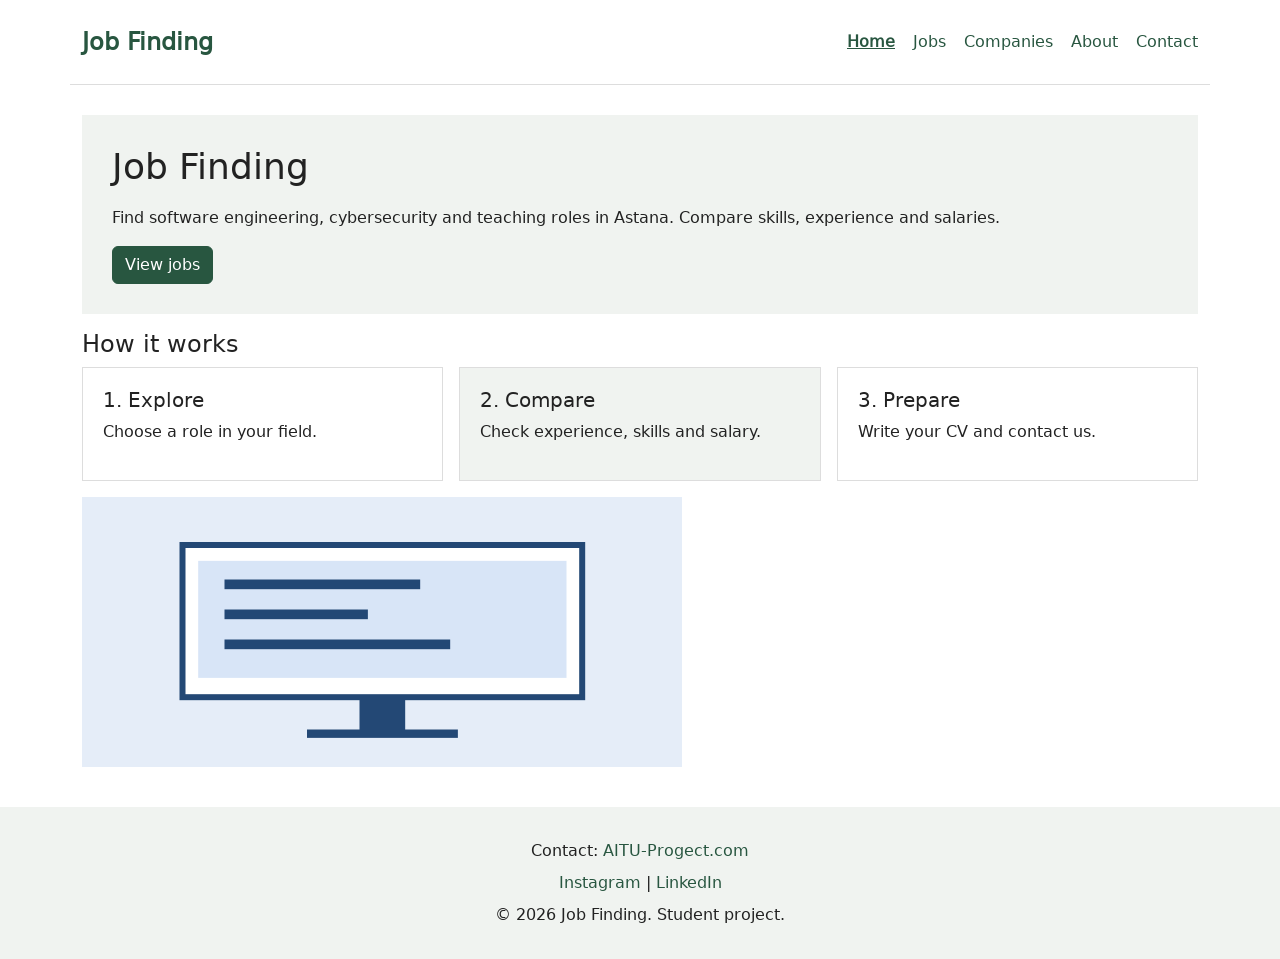
<file: index.html>
<!DOCTYPE html>
<html lang="en">
<head>
    <meta charset="UTF-8">
    <meta name="viewport" content="width=device-width, initial-scale=1.0">
    <title>Home - Job Finding</title>
    <link rel="stylesheet" href="css/bootstrap.min.css">
    <link rel="stylesheet" href="css/style.css">
</head>
<body>
    <header class="container">
        <a class="logo" href="index.html">Job Finding</a>
        <nav>
                <a class="active" href="index.html">Home</a>
                <a href="jobs.html">Jobs</a>
                <a href="companies.html">Companies</a>
                <a href="about.html">About</a>
                <a href="contact.html">Contact</a>
        </nav>
    </header>
    <main class="container">
        <div id="intro">
            <h1>Job Finding</h1>
            <p>Find software engineering, cybersecurity and teaching roles in Astana. Compare skills, experience and salaries.</p>
            <a class="btn btn-primary" href="jobs.html">View jobs</a>
        </div>
        <h2 class="mt-3">How it works</h2>
        <div class="steps">
            <div class="box"><h3>1. Explore</h3><p>Choose a role in your field.</p></div>
            <div class="box"><h3>2. Compare</h3><p>Check experience, skills and salary.</p></div>
            <div class="box"><h3>3. Prepare</h3><p>Write your CV and contact us.</p></div>
        </div>
        <img class="work mt-3" src="images/work.png" alt="Computer on a desk" loading="lazy">
    </main>
    <footer class="text-center p-4">
        <p>Contact: <a href="mailto:AITU-Progect.com">AITU-Progect.com</a></p>
        <a href="https://www.instagram.com/">Instagram</a> | <a href="https://www.linkedin.com/">LinkedIn</a>
        <p>© 2026 Job Finding. Student project.</p>
    </footer>
</body>
</html>
</file>
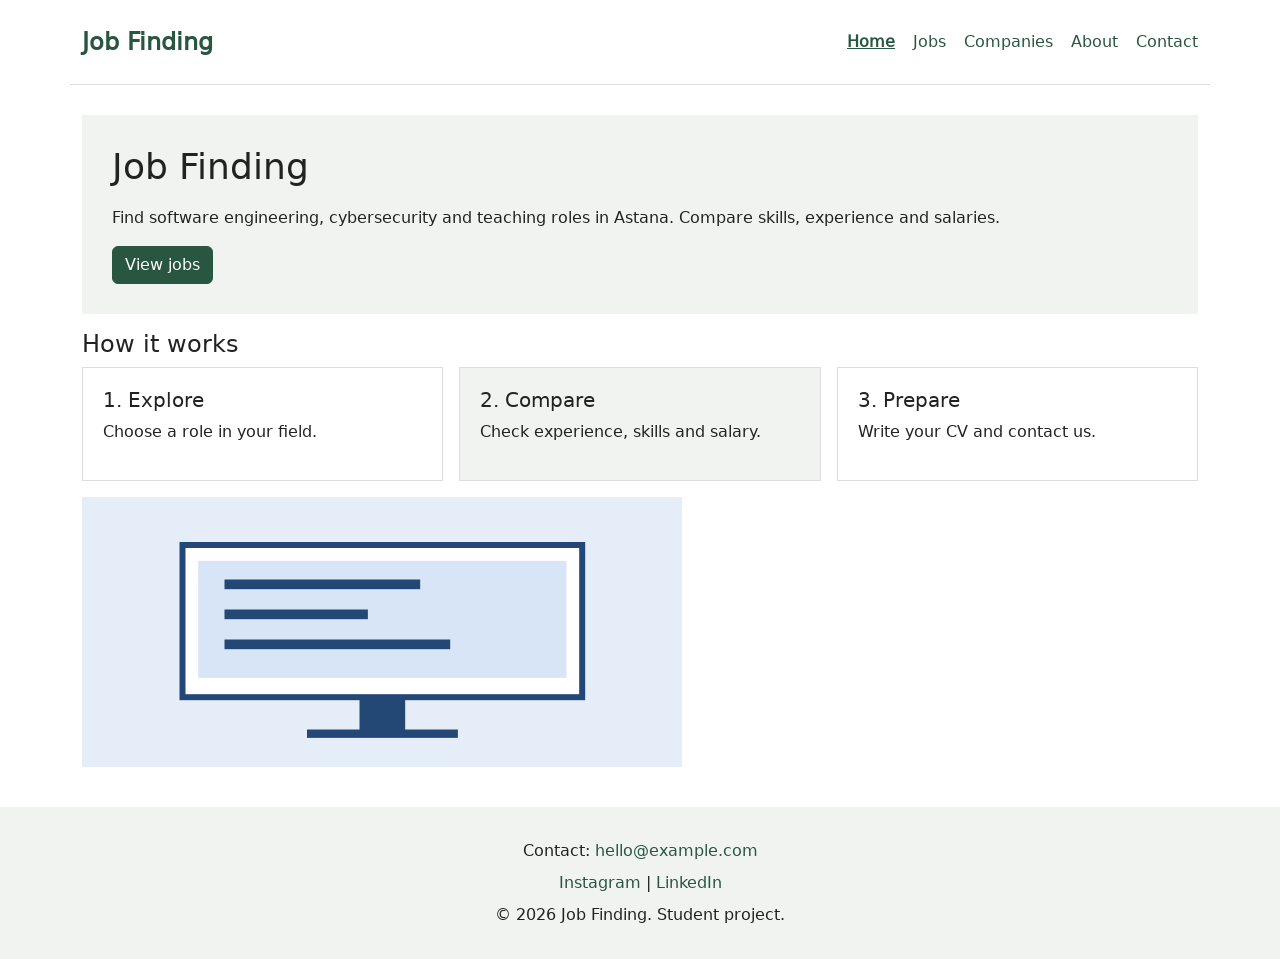
<file: Job_Finding/index.html>
<!DOCTYPE html>
<html lang="en">
<head>
    <meta charset="UTF-8">
    <meta name="viewport" content="width=device-width, initial-scale=1.0">
    <title>Home - Job Finding</title>
    <link rel="stylesheet" href="css/bootstrap.min.css">
    <link rel="stylesheet" href="css/style.css">
</head>
<body>
    <header class="container">
        <a class="logo" href="index.html">Job Finding</a>
        <nav>
                <a class="active" href="index.html">Home</a>
                <a href="jobs.html">Jobs</a>
                <a href="companies.html">Companies</a>
                <a href="about.html">About</a>
                <a href="contact.html">Contact</a>
        </nav>
    </header>
    <main class="container">
        <div id="intro">
            <h1>Job Finding</h1>
            <p>Find software engineering, cybersecurity and teaching roles in Astana. Compare skills, experience and salaries.</p>
            <a class="btn btn-primary" href="jobs.html">View jobs</a>
        </div>
        <h2 class="mt-3">How it works</h2>
        <div class="steps">
            <div class="box"><h3>1. Explore</h3><p>Choose a role in your field.</p></div>
            <div class="box"><h3>2. Compare</h3><p>Check experience, skills and salary.</p></div>
            <div class="box"><h3>3. Prepare</h3><p>Write your CV and contact us.</p></div>
        </div>
        <img class="work mt-3" src="images/work.png" alt="Computer on a desk" loading="lazy">
    </main>
    <footer class="text-center p-4">
        <p>Contact: <a href="mailto:hello@example.com">hello@example.com</a></p>
        <a href="https://www.instagram.com/">Instagram</a> | <a href="https://www.linkedin.com/">LinkedIn</a>
        <p>© 2026 Job Finding. Student project.</p>
    </footer>
</body>
</html>
</file>
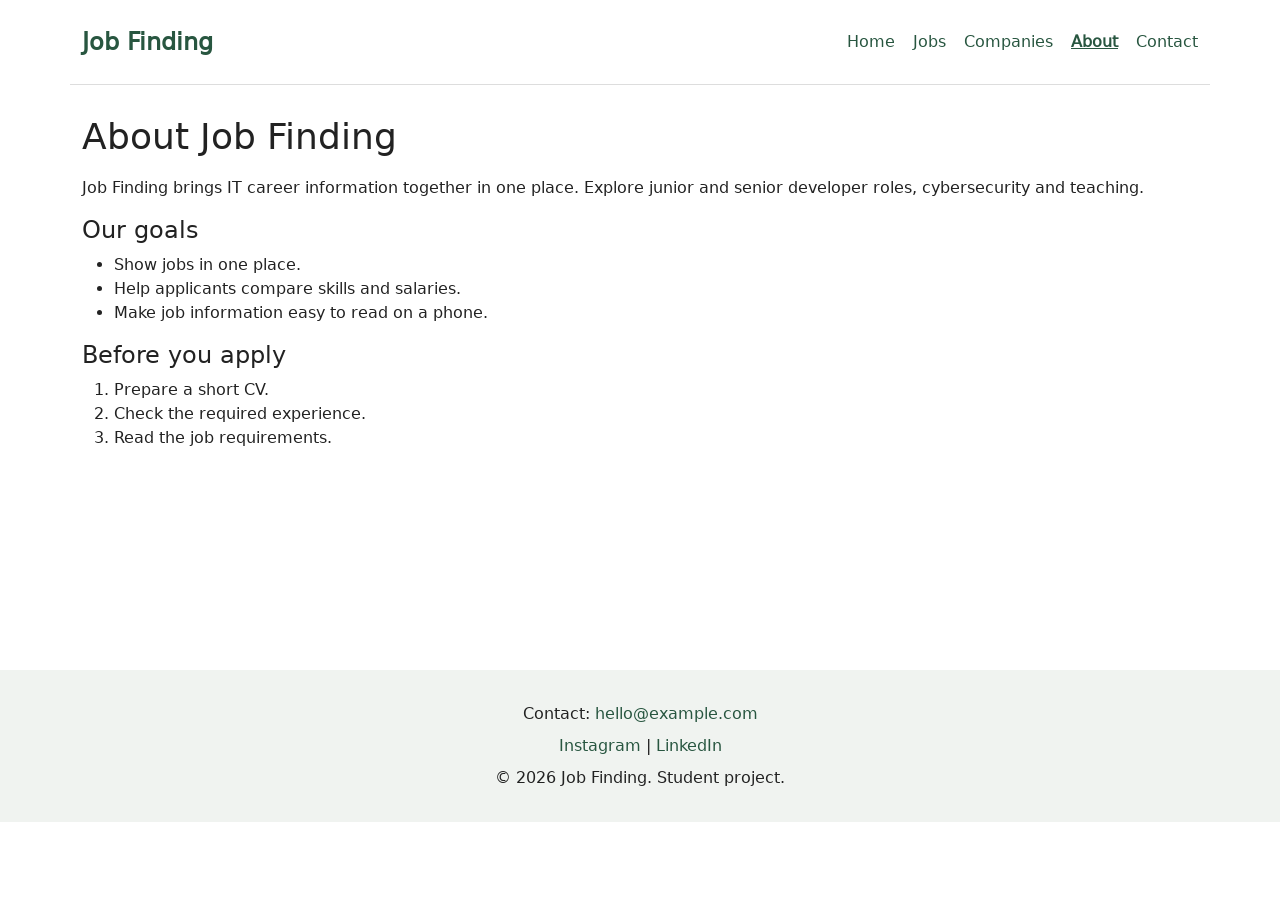
<file: about.html>
<!DOCTYPE html>
<html lang="en">
<head>
    <meta charset="UTF-8">
    <meta name="viewport" content="width=device-width, initial-scale=1.0">
    <title>About - Job Finding</title>
    <link rel="stylesheet" href="css/bootstrap.min.css">
    <link rel="stylesheet" href="css/style.css">
</head>
<body>
    <header class="container">
        <a class="logo" href="index.html">Job Finding</a>
        <nav>
                <a href="index.html">Home</a>
                <a href="jobs.html">Jobs</a>
                <a href="companies.html">Companies</a>
                <a class="active" href="about.html">About</a>
                <a href="contact.html">Contact</a>
        </nav>
    </header>
    <main class="container">
        <h1>About Job Finding</h1>
        <p>Job Finding brings IT career information together in one place. Explore junior and senior developer roles, cybersecurity and teaching.</p>
        <h2>Our goals</h2>
        <ul>
            <li>Show jobs in one place.</li>
            <li>Help applicants compare skills and salaries.</li>
            <li>Make job information easy to read on a phone.</li>
        </ul>
        <h2>Before you apply</h2>
        <ol>
            <li>Prepare a short CV.</li>
            <li>Check the required experience.</li>
            <li>Read the job requirements.</li>
        </ol>
    </main>
    <footer class="text-center p-4">
        <p>Contact: <a href="mailto:hello@example.com">hello@example.com</a></p>
        <a href="https://www.instagram.com/">Instagram</a> | <a href="https://www.linkedin.com/">LinkedIn</a>
        <p>© 2026 Job Finding. Student project.</p>
    </footer>
</body>
</html>
</file>
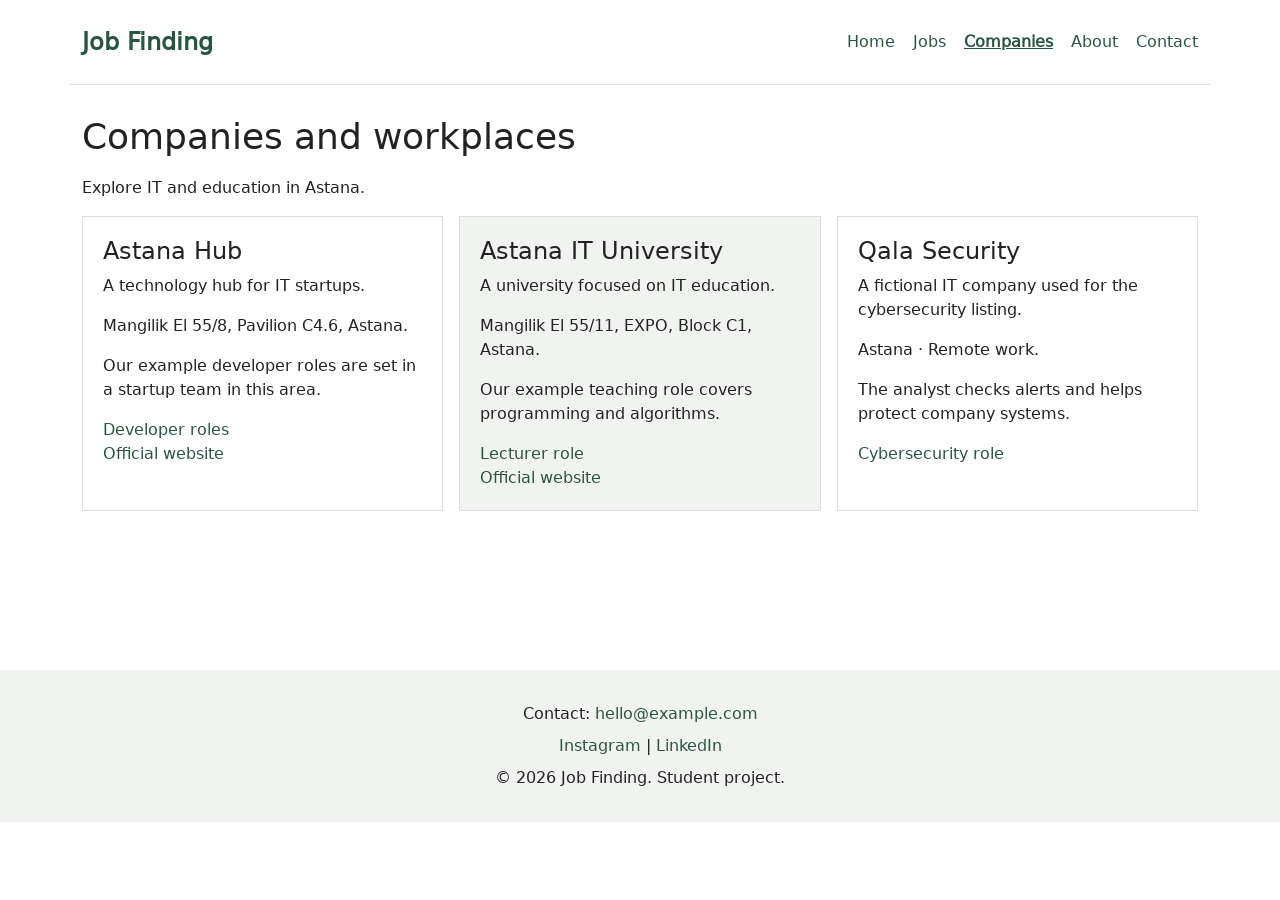
<file: companies.html>
<!DOCTYPE html>
<html lang="en">
<head>
    <meta charset="UTF-8">
    <meta name="viewport" content="width=device-width, initial-scale=1.0">
    <title>Companies - Job Finding</title>
    <link rel="stylesheet" href="css/bootstrap.min.css">
    <link rel="stylesheet" href="css/style.css">
</head>
<body>
    <header class="container">
        <a class="logo" href="index.html">Job Finding</a>
        <nav>
                <a href="index.html">Home</a>
                <a href="jobs.html">Jobs</a>
                <a class="active" href="companies.html">Companies</a>
                <a href="about.html">About</a>
                <a href="contact.html">Contact</a>
        </nav>
    </header>
    <main class="container">
        <h1>Companies and workplaces</h1>
        <p>Explore IT and education in Astana.</p>
        <div class="steps">
            <div class="box">
                <h2>Astana Hub</h2>
                <p>A technology hub for IT startups.</p>
                <p>Mangilik El 55/8, Pavilion C4.6, Astana.</p>
                <p>Our example developer roles are set in a startup team in this area.</p>
                <a href="jobs.html#junior">Developer roles</a><br>
                <a href="https://astanahub.com/">Official website</a>
            </div>
            <div class="box">
                <h2>Astana IT University</h2>
                <p>A university focused on IT education.</p>
                <p>Mangilik El 55/11, EXPO, Block C1, Astana.</p>
                <p>Our example teaching role covers programming and algorithms.</p>
                <a href="jobs.html#lecturer">Lecturer role</a><br>
                <a href="https://astanait.edu.kz/en/">Official website</a>
            </div>
            <div class="box">
                <h2>Qala Security</h2>
                <p>A fictional IT company used for the cybersecurity listing.</p>
                <p>Astana · Remote work.</p>
                <p>The analyst checks alerts and helps protect company systems.</p>
                <a href="jobs.html#security">Cybersecurity role</a>
            </div>
        </div>
    </main>
    <footer class="text-center p-4">
        <p>Contact: <a href="mailto:hello@example.com">hello@example.com</a></p>
        <a href="https://www.instagram.com/">Instagram</a> | <a href="https://www.linkedin.com/">LinkedIn</a>
        <p>© 2026 Job Finding. Student project.</p>
    </footer>
</body>
</html>
</file>
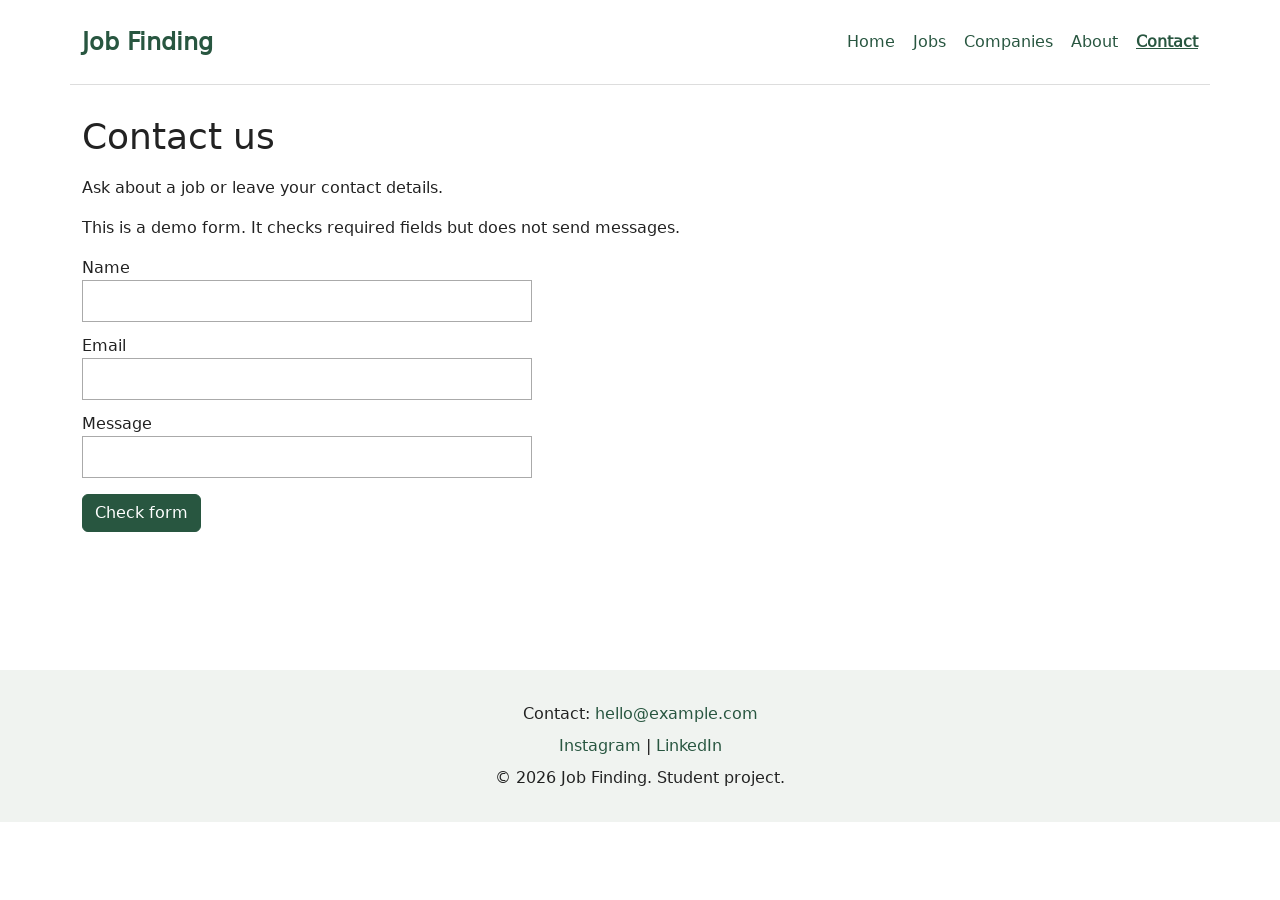
<file: contact.html>
<!DOCTYPE html>
<html lang="en">
<head>
    <meta charset="UTF-8">
    <meta name="viewport" content="width=device-width, initial-scale=1.0">
    <title>Contact - Job Finding</title>
    <link rel="stylesheet" href="css/bootstrap.min.css">
    <link rel="stylesheet" href="css/style.css">
</head>
<body>
    <header class="container">
        <a class="logo" href="index.html">Job Finding</a>
        <nav>
                <a href="index.html">Home</a>
                <a href="jobs.html">Jobs</a>
                <a href="companies.html">Companies</a>
                <a href="about.html">About</a>
                <a class="active" href="contact.html">Contact</a>
        </nav>
    </header>
    <main class="container">
        <h1>Contact us</h1>
        <p>Ask about a job or leave your contact details.</p>
        <p>This is a demo form. It checks required fields but does not send messages.</p>
        <form action="contact.html" method="get">
            <label for="name">Name</label>
            <input id="name" name="name" type="text" required>
            <label for="email">Email</label>
            <input id="email" name="email" type="email" required>
            <label for="message">Message</label>
            <input id="message" name="message" type="text" required>
            <button class="btn btn-primary mt-3" type="submit">Check form</button>
        </form>
    </main>
    <footer class="text-center p-4">
        <p>Contact: <a href="mailto:hello@example.com">hello@example.com</a></p>
        <a href="https://www.instagram.com/">Instagram</a> | <a href="https://www.linkedin.com/">LinkedIn</a>
        <p>© 2026 Job Finding. Student project.</p>
    </footer>
</body>
</html>
</file>
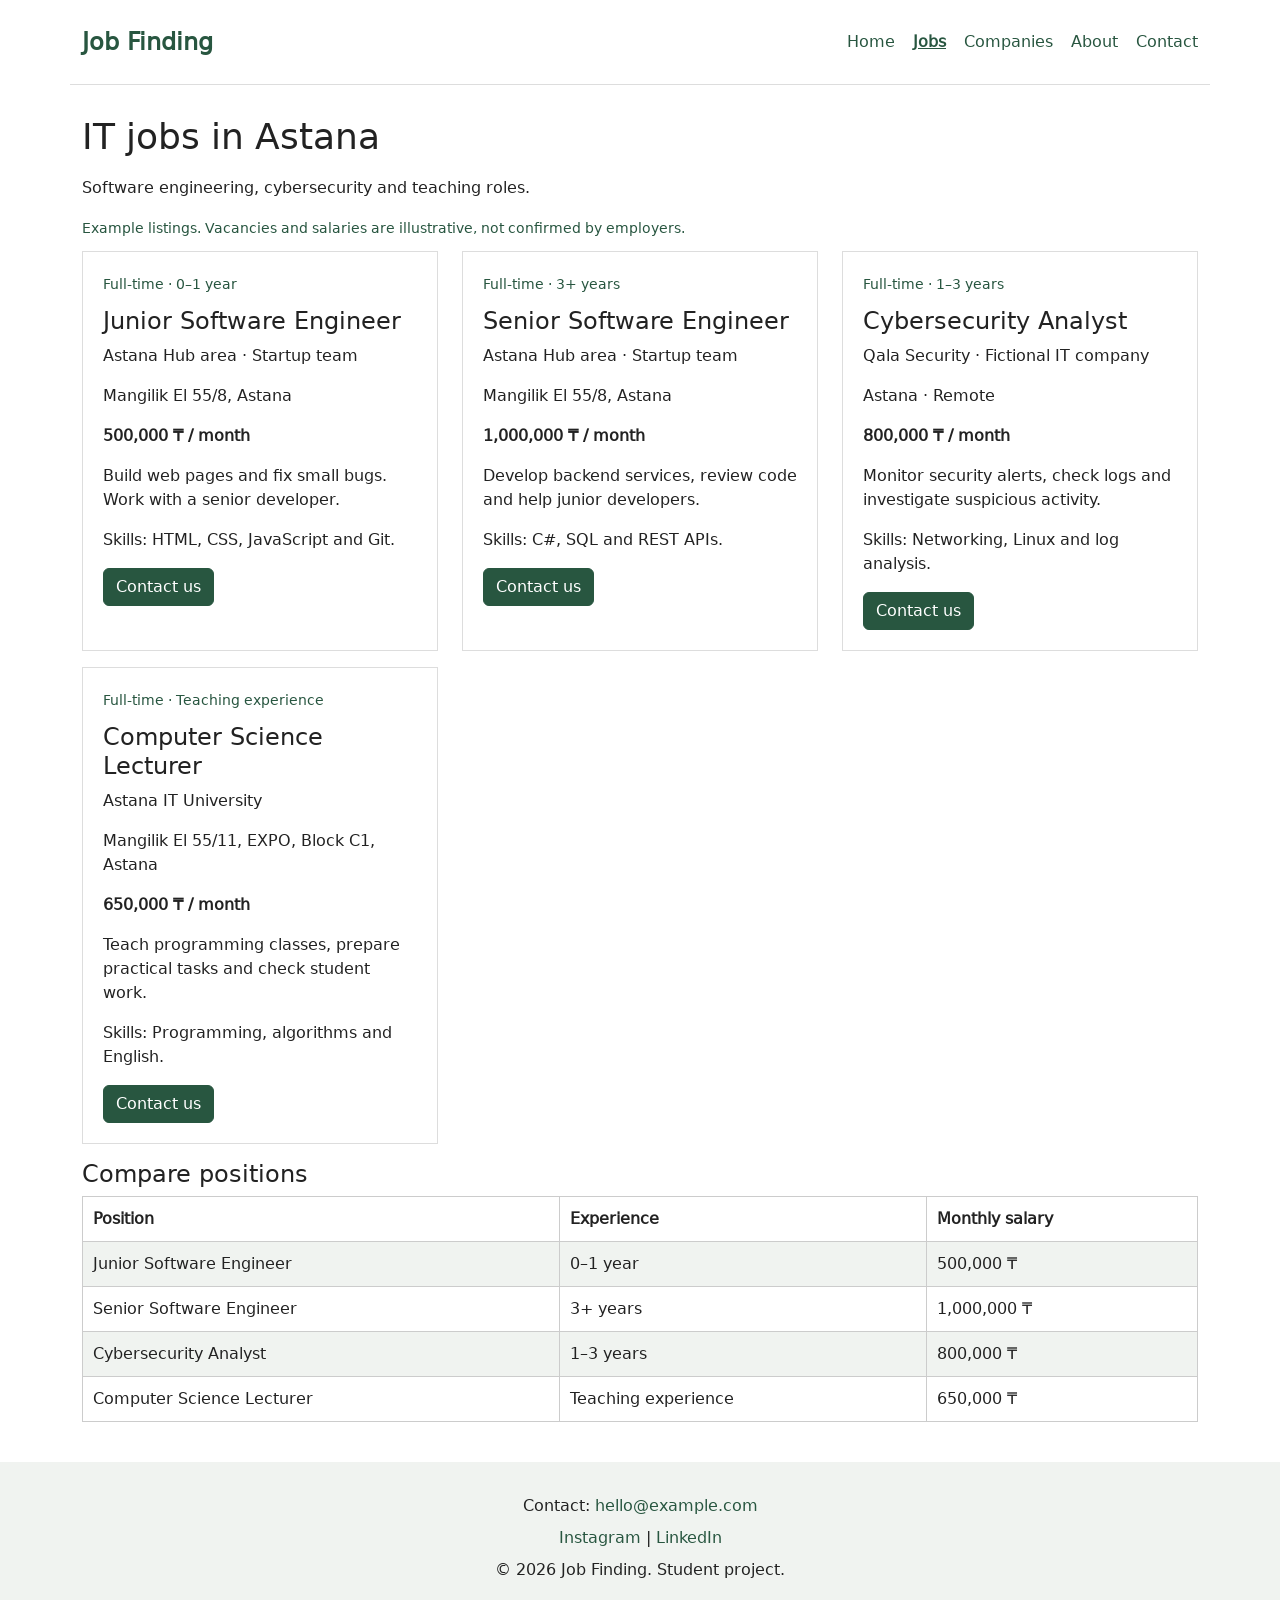
<file: jobs.html>
<!DOCTYPE html>
<html lang="en">
<head>
    <meta charset="UTF-8">
    <meta name="viewport" content="width=device-width, initial-scale=1.0">
    <title>Jobs - Job Finding</title>
    <link rel="stylesheet" href="css/bootstrap.min.css">
    <link rel="stylesheet" href="css/style.css">
</head>
<body>
    <header class="container">
        <a class="logo" href="index.html">Job Finding</a>
        <nav>
                <a href="index.html">Home</a>
                <a class="active" href="jobs.html">Jobs</a>
                <a href="companies.html">Companies</a>
                <a href="about.html">About</a>
                <a href="contact.html">Contact</a>
        </nav>
    </header>
    <main class="container">
        <h1>IT jobs in Astana</h1>
        <p>Software engineering, cybersecurity and teaching roles.</p>
        <p class="tag">Example listings. Vacancies and salaries are illustrative, not confirmed by employers.</p>
        <div class="row">
            <div class="col-12 col-md-6 col-lg-4 mb-3">
                <div class="box" id="junior">
                    <span class="tag">Full-time · 0–1 year</span>
                    <h2>Junior Software Engineer</h2>
                    <p>Astana Hub area · Startup team</p>
                    <p>Mangilik El 55/8, Astana</p>
                    <p><b>500,000 ₸ / month</b></p>
                    <p>Build web pages and fix small bugs. Work with a senior developer.</p>
                    <p>Skills: HTML, CSS, JavaScript and Git.</p>
                    <a class="btn btn-primary" href="contact.html">Contact us</a>
                </div>
            </div>
            <div class="col-12 col-md-6 col-lg-4 mb-3">
                <div class="box" id="senior">
                    <span class="tag">Full-time · 3+ years</span>
                    <h2>Senior Software Engineer</h2>
                    <p>Astana Hub area · Startup team</p>
                    <p>Mangilik El 55/8, Astana</p>
                    <p><b>1,000,000 ₸ / month</b></p>
                    <p>Develop backend services, review code and help junior developers.</p>
                    <p>Skills: C#, SQL and REST APIs.</p>
                    <a class="btn btn-primary" href="contact.html">Contact us</a>
                </div>
            </div>
            <div class="col-12 col-md-6 col-lg-4 mb-3">
                <div class="box" id="security">
                    <span class="tag">Full-time · 1–3 years</span>
                    <h2>Cybersecurity Analyst</h2>
                    <p>Qala Security · Fictional IT company</p>
                    <p>Astana · Remote</p>
                    <p><b>800,000 ₸ / month</b></p>
                    <p>Monitor security alerts, check logs and investigate suspicious activity.</p>
                    <p>Skills: Networking, Linux and log analysis.</p>
                    <a class="btn btn-primary" href="contact.html">Contact us</a>
                </div>
            </div>
            <div class="col-12 col-md-6 col-lg-4 mb-3">
                <div class="box" id="lecturer">
                    <span class="tag">Full-time · Teaching experience</span>
                    <h2>Computer Science Lecturer</h2>
                    <p>Astana IT University</p>
                    <p>Mangilik El 55/11, EXPO, Block C1, Astana</p>
                    <p><b>650,000 ₸ / month</b></p>
                    <p>Teach programming classes, prepare practical tasks and check student work.</p>
                    <p>Skills: Programming, algorithms and English.</p>
                    <a class="btn btn-primary" href="contact.html">Contact us</a>
                </div>
            </div>
        </div>
        <h2>Compare positions</h2>
        <table>
            <tr><th>Position</th><th>Experience</th><th>Monthly salary</th></tr>
            <tr><td>Junior Software Engineer</td><td>0–1 year</td><td>500,000 ₸</td></tr>
            <tr><td>Senior Software Engineer</td><td>3+ years</td><td>1,000,000 ₸</td></tr>
            <tr><td>Cybersecurity Analyst</td><td>1–3 years</td><td>800,000 ₸</td></tr>
            <tr><td>Computer Science Lecturer</td><td>Teaching experience</td><td>650,000 ₸</td></tr>
        </table>
    </main>
    <footer class="text-center p-4">
        <p>Contact: <a href="mailto:hello@example.com">hello@example.com</a></p>
        <a href="https://www.instagram.com/">Instagram</a> | <a href="https://www.linkedin.com/">LinkedIn</a>
        <p>© 2026 Job Finding. Student project.</p>
    </footer>
</body>
</html>
</file>
<file: css/style.css>
@font-face {
    font-family: JobFont;
    src: url("../fonts/font.ttf");
}
:root {
    --blue: #285640;
    --light: #f0f3f0;
    --text: #222;
}
body {
    font-family: JobFont, Arial, sans-serif;
    color: var(--text);
    background: #fff;
}
header {
    display: flex;
    justify-content: space-between;
    align-items: center;
    padding: 24px 12px;
    border-bottom: 1px solid #ddd;
}
.logo {
    font-size: 24px;
    font-weight: bold;
}
a {
    color: var(--blue);
    text-decoration: none;
}
nav {
    display: flex;
    gap: 18px;
    flex-wrap: wrap;
}
a:hover, a:focus {
    text-decoration: underline;
}
.active {
    font-weight: bold;
    text-decoration: underline;
}
main {
    padding-top: 30px;
    padding-bottom: 40px;
    min-height: 65vh;
}
h1 {
    font-size: 36px;
    margin-bottom: 18px;
}
h2 {
    font-size: 24px;
}
h3 {
    font-size: 20px;
}
#intro {
    position: relative;
    background: var(--light);
    padding: 30px;
}
.tag {
    display: inline-block;
    color: var(--blue);
    margin-bottom: 12px;
    font-size: 14px;
}
.steps {
    display: grid;
    grid-template-columns: repeat(3, 1fr);
    gap: 16px;
}
.box {
    border: 1px solid #ddd;
    padding: 20px;
    height: 100%;
}
.steps .box:nth-child(2) {
    background: var(--light);
}
.btn-primary {
    background: var(--blue);
    border-color: var(--blue);
}
.btn-primary:hover, .btn-primary:focus {
    background: #1c3c2d;
}
.work {
    width: 100%;
    max-width: 600px;
}
table {
    width: 100%;
    border-collapse: collapse;
}
th, td {
    border: 1px solid #ccc;
    padding: 10px;
}
tr:nth-child(even) {
    background: var(--light);
}
form {
    max-width: 450px;
}
label {
    display: block;
    margin-top: 12px;
}
input {
    width: 100%;
    padding: 8px;
    border: 1px solid #aaa;
}
input:focus {
    outline: 2px solid var(--blue);
}
footer {
    background: var(--light);
}
footer p {
    margin: 8px 0;
}
@media (max-width: 992px) {
    .steps {
        grid-template-columns: repeat(2, 1fr);
    }
    h1 {
        font-size: 30px;
    }
    nav {
        gap: 12px;
    }
}
@media (max-width: 576px) {
    header {
        flex-direction: column;
        gap: 15px;
    }
    nav {
        justify-content: center;
    }
    .steps {
        grid-template-columns: 1fr;
    }
    h1 {
        font-size: 26px;
    }
    #intro {
        padding: 20px;
    }
    th, td {
        padding: 6px;
        font-size: 13px;
    }
}
</file>
<file: Job_Finding/css/style.css>
@font-face {
    font-family: JobFont;
    src: url("../fonts/font.ttf");
}
:root {
    --blue: #285640;
    --light: #f0f3f0;
    --text: #222;
}
body {
    font-family: JobFont, Arial, sans-serif;
    color: var(--text);
    background: #fff;
}
header {
    display: flex;
    justify-content: space-between;
    align-items: center;
    padding: 24px 12px;
    border-bottom: 1px solid #ddd;
}
.logo {
    font-size: 24px;
    font-weight: bold;
}
a {
    color: var(--blue);
    text-decoration: none;
}
nav {
    display: flex;
    gap: 18px;
    flex-wrap: wrap;
}
a:hover, a:focus {
    text-decoration: underline;
}
.active {
    font-weight: bold;
    text-decoration: underline;
}
main {
    padding-top: 30px;
    padding-bottom: 40px;
    min-height: 65vh;
}
h1 {
    font-size: 36px;
    margin-bottom: 18px;
}
h2 {
    font-size: 24px;
}
h3 {
    font-size: 20px;
}
#intro {
    position: relative;
    background: var(--light);
    padding: 30px;
}
.tag {
    display: inline-block;
    color: var(--blue);
    margin-bottom: 12px;
    font-size: 14px;
}
.steps {
    display: grid;
    grid-template-columns: repeat(3, 1fr);
    gap: 16px;
}
.box {
    border: 1px solid #ddd;
    padding: 20px;
    height: 100%;
}
.steps .box:nth-child(2) {
    background: var(--light);
}
.btn-primary {
    background: var(--blue);
    border-color: var(--blue);
}
.btn-primary:hover, .btn-primary:focus {
    background: #1c3c2d;
}
.work {
    width: 100%;
    max-width: 600px;
}
table {
    width: 100%;
    border-collapse: collapse;
}
th, td {
    border: 1px solid #ccc;
    padding: 10px;
}
tr:nth-child(even) {
    background: var(--light);
}
form {
    max-width: 450px;
}
label {
    display: block;
    margin-top: 12px;
}
input {
    width: 100%;
    padding: 8px;
    border: 1px solid #aaa;
}
input:focus {
    outline: 2px solid var(--blue);
}
footer {
    background: var(--light);
}
footer p {
    margin: 8px 0;
}
@media (max-width: 992px) {
    .steps {
        grid-template-columns: repeat(2, 1fr);
    }
    h1 {
        font-size: 30px;
    }
    nav {
        gap: 12px;
    }
}
@media (max-width: 576px) {
    header {
        flex-direction: column;
        gap: 15px;
    }
    nav {
        justify-content: center;
    }
    .steps {
        grid-template-columns: 1fr;
    }
    h1 {
        font-size: 26px;
    }
    #intro {
        padding: 20px;
    }
    th, td {
        padding: 6px;
        font-size: 13px;
    }
}
</file>
